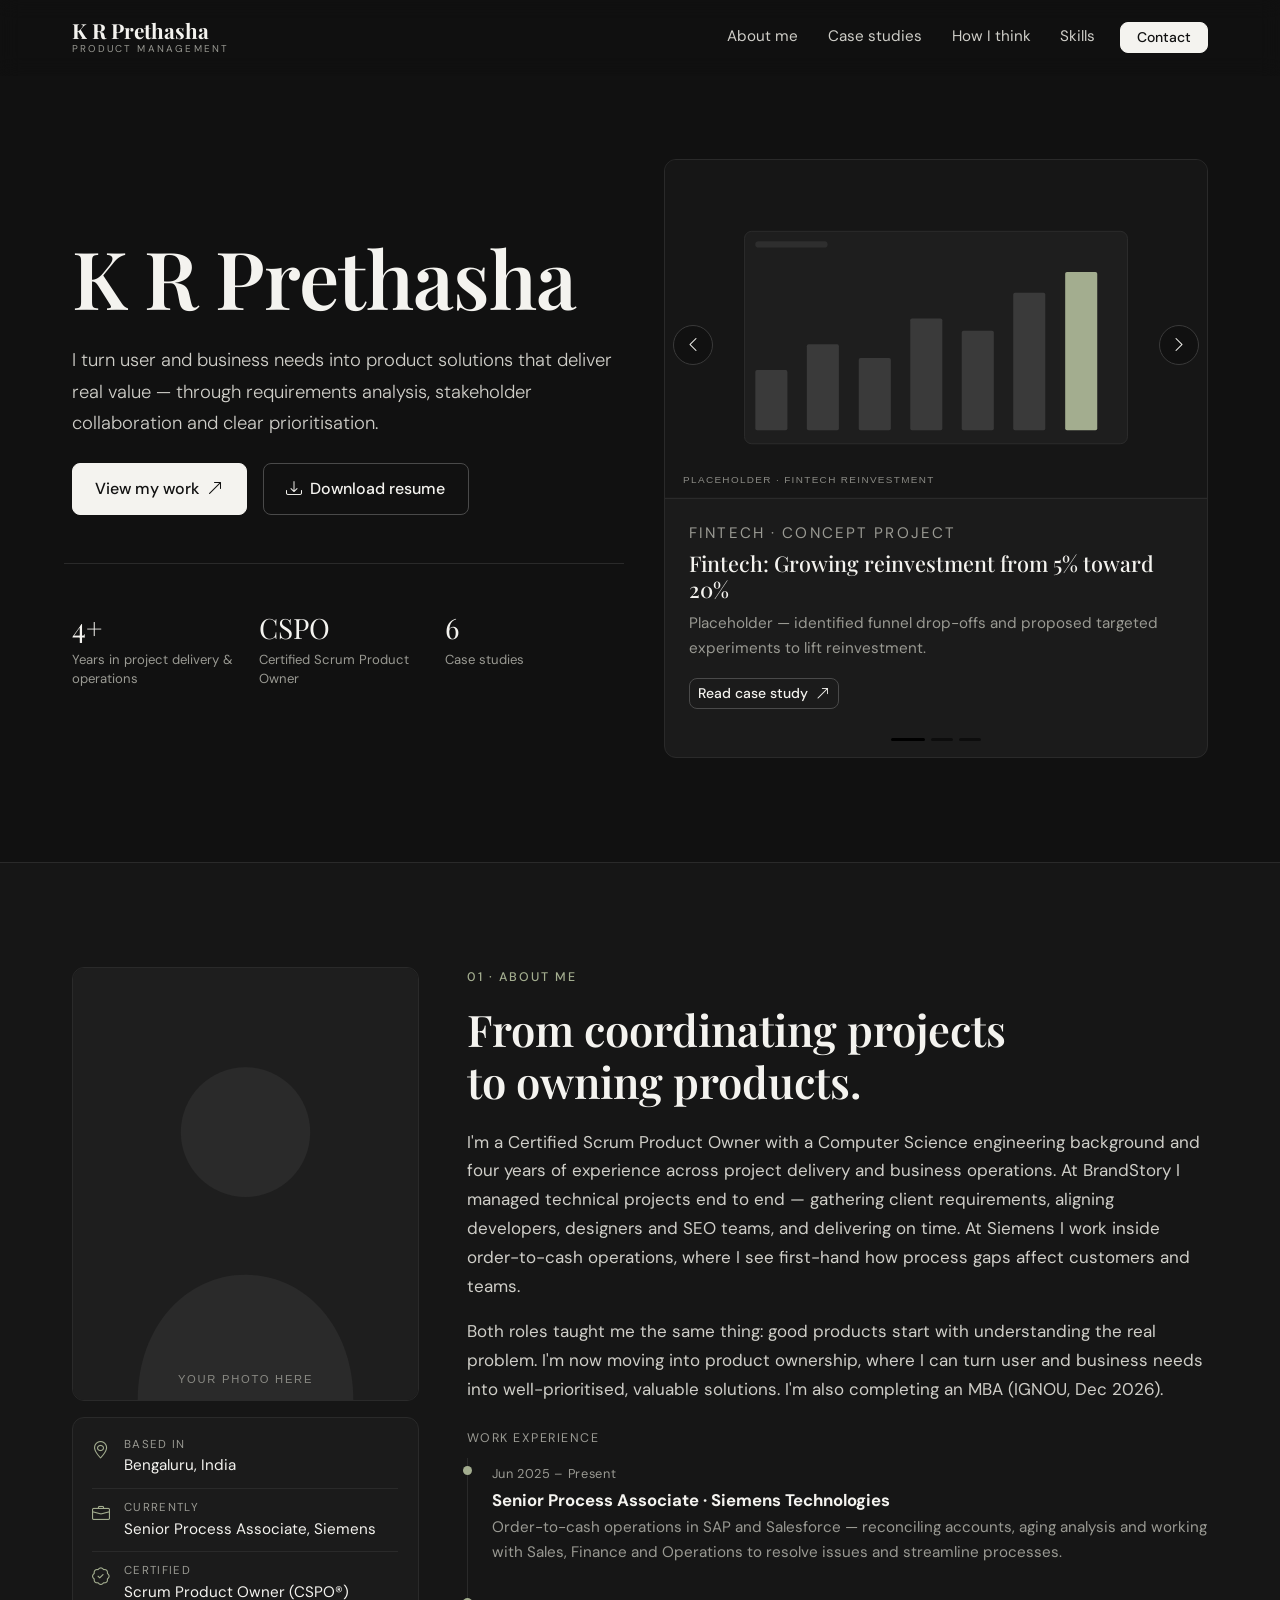
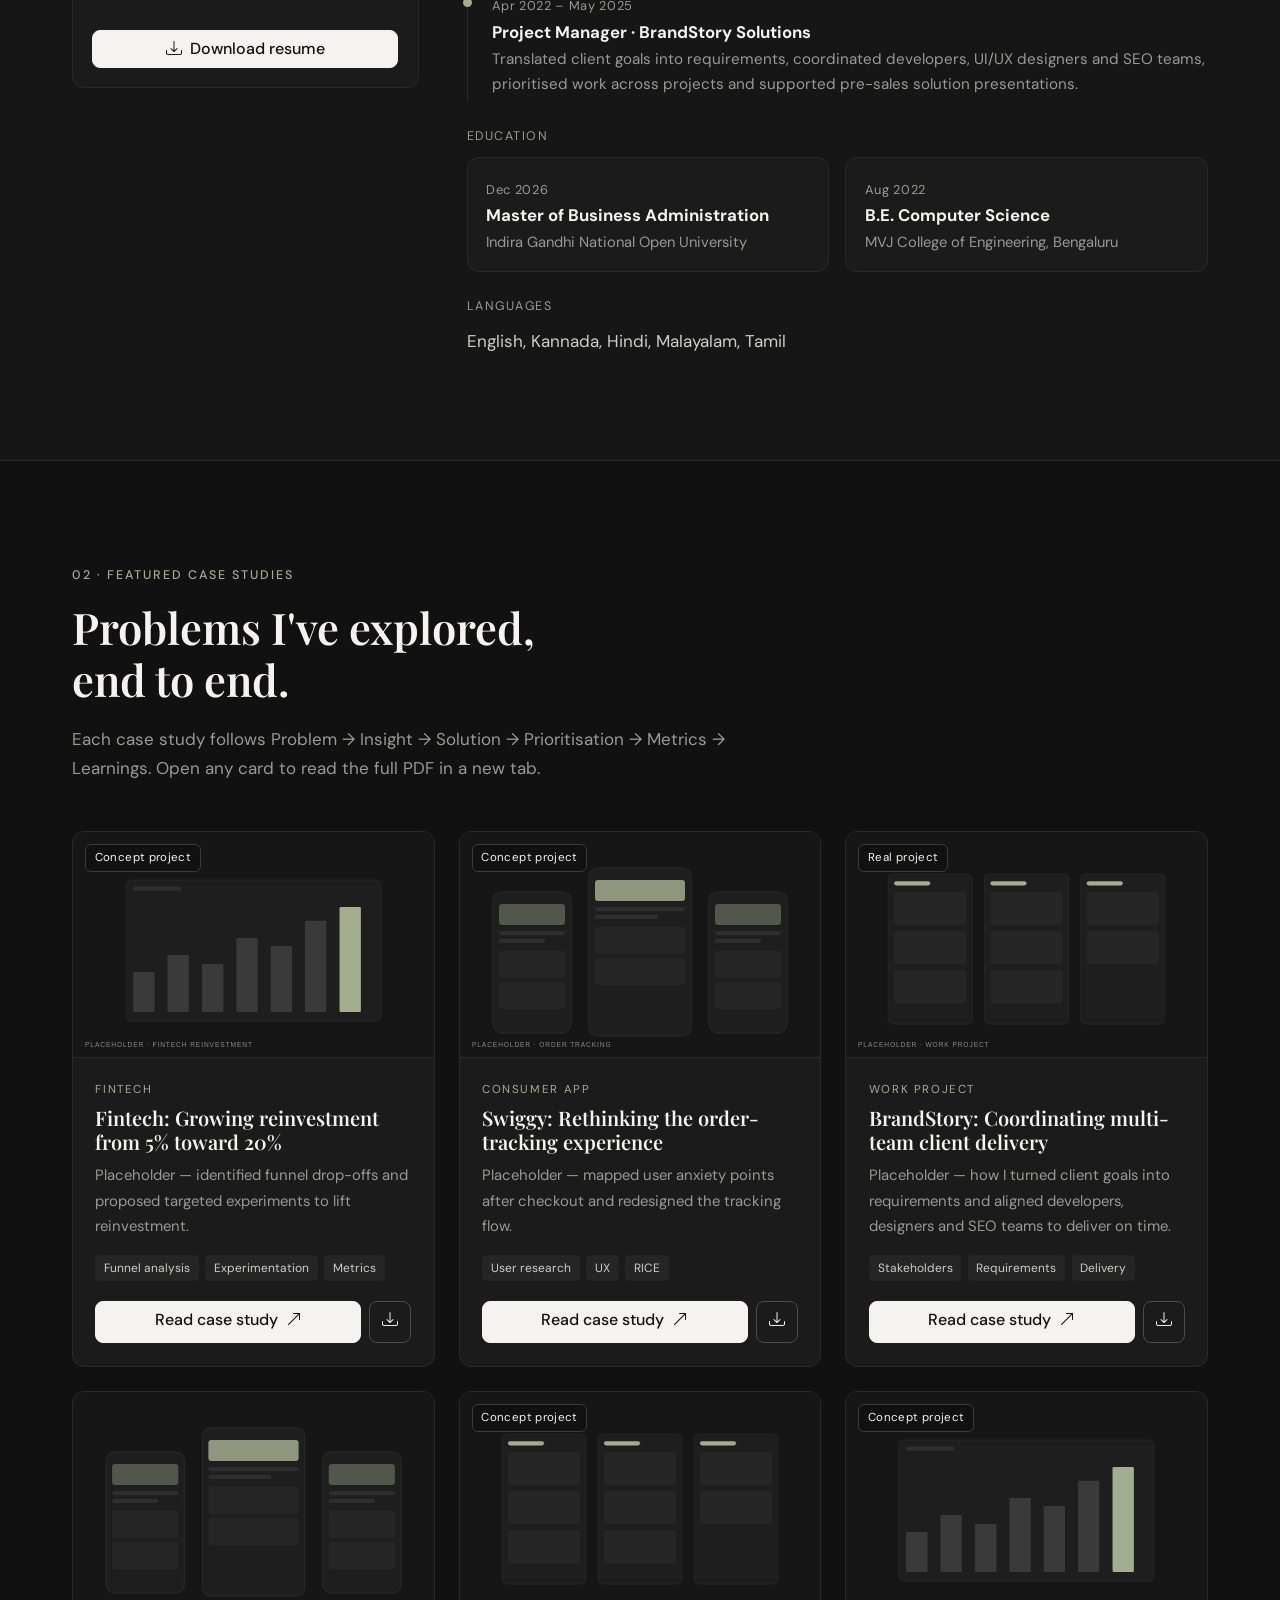
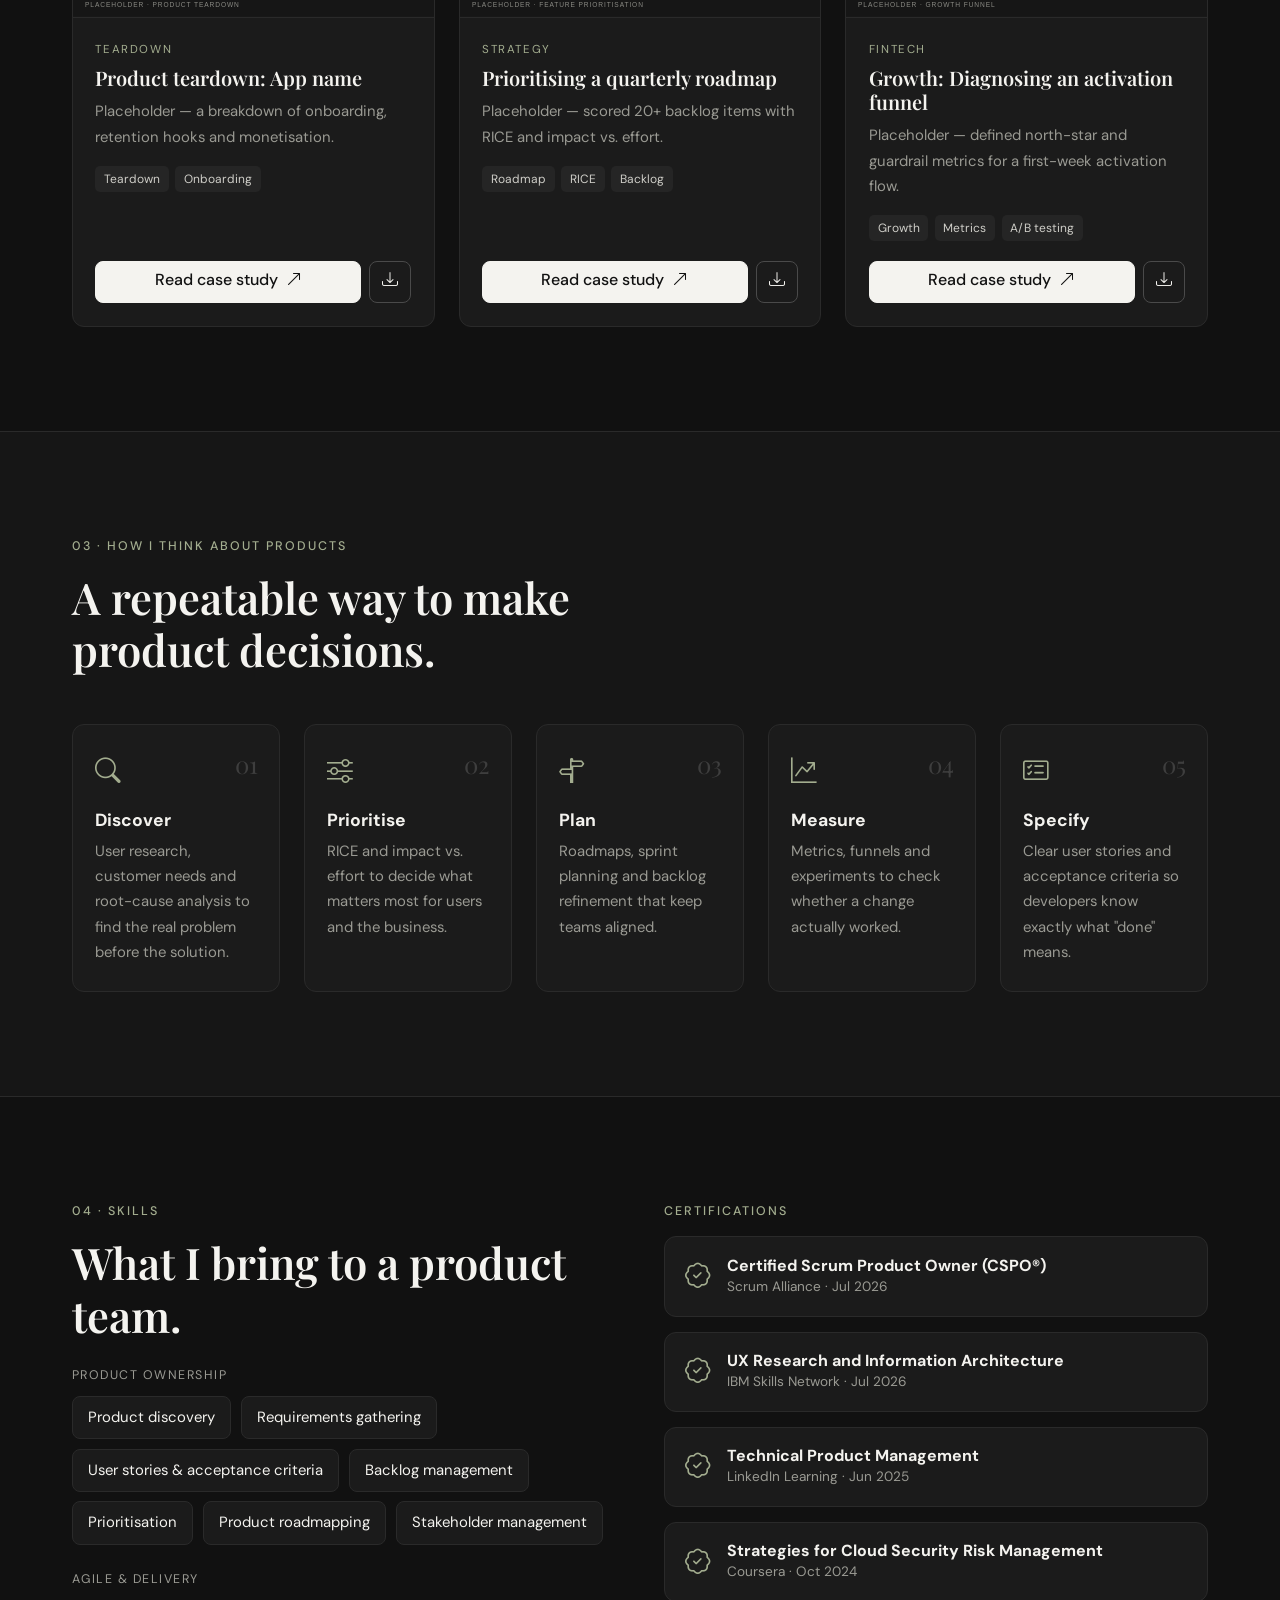
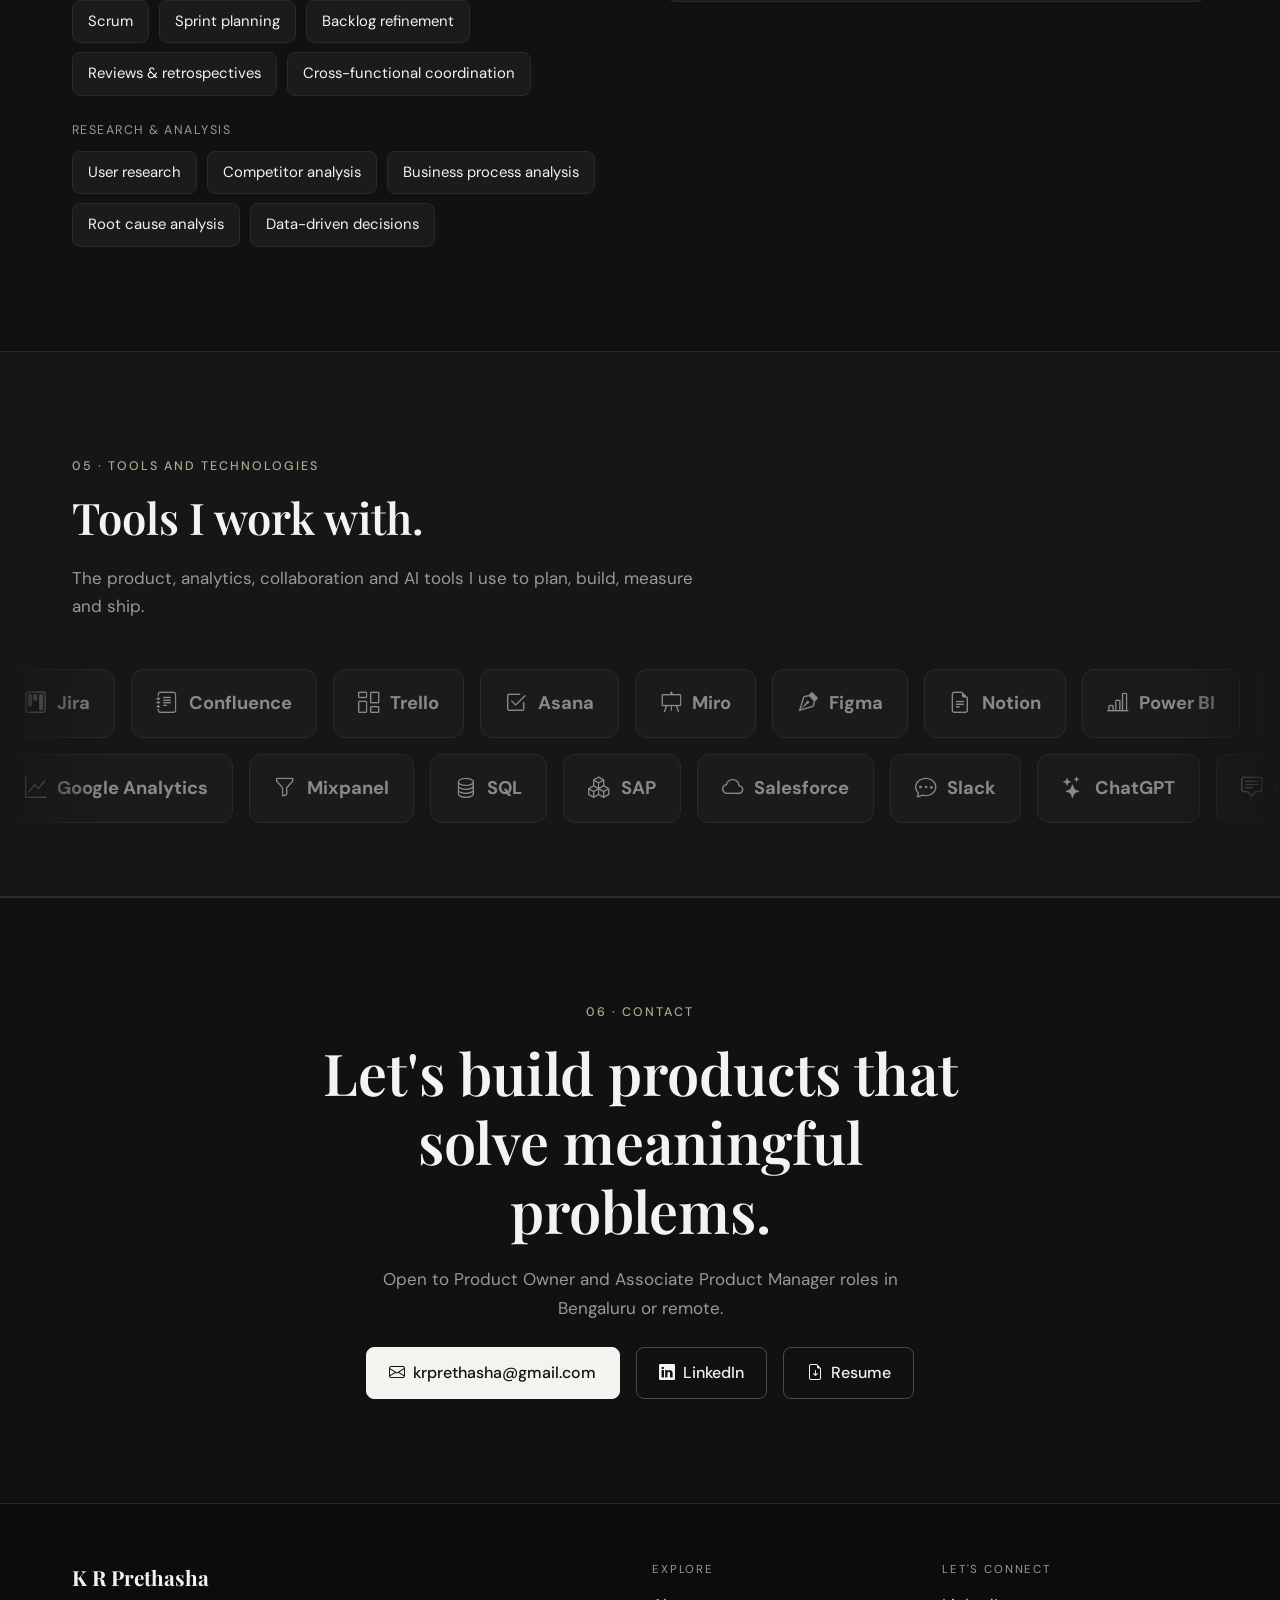
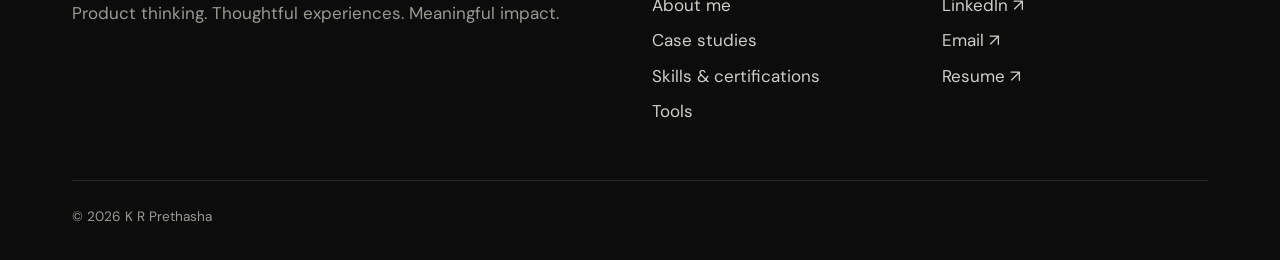
<file: portfolio-website/index.html>
<!doctype html>
<!--
  =====================================================================
  K R PRETHASHA — PRODUCT PORTFOLIO  (main page)
  =====================================================================
  HOW THIS FILE IS ORGANISED (search for these names to jump to them):

    SECTION: NAVBAR          – top menu
    SECTION: HERO            – name, title, buttons + featured carousel
    SECTION: ABOUT           – your story and experience
    SECTION: CASE STUDIES    – the showcase grid (cards come from js/case-studies.js)
    SECTION: HOW I THINK     – your product process
    SECTION: SKILLS          – skills and certifications
    SECTION: TOOLS           – scrolling strip of tools you use
    SECTION: CONTACT         – email, LinkedIn, resume
    SECTION: FOOTER

  WHAT YOU CAN SAFELY CHANGE:
    - Any text between tags, e.g. <p>change this text</p>
    - Links inside href="..."  and images inside src="..."
  TRY NOT TO CHANGE:
    - Words inside class="..." and id="..." (they connect to the design & code)

  Colours and fonts live in css/style.css (top of the file).
  Case studies (PDFs) are added in js/case-studies.js.
  =====================================================================
-->
<html lang="en">
<head>
  <meta charset="utf-8">
  <meta name="viewport" content="width=device-width, initial-scale=1">

  <!-- Browser tab title and Google search description — edit these -->
  <title>K R Prethasha — Product Manager Portfolio</title>
  <meta name="description" content="K R Prethasha — Certified Scrum Product Owner (CSPO). Product case studies in fintech, consumer apps and product strategy.">

  <!-- Preview card when the link is shared on LinkedIn / WhatsApp -->
  <meta property="og:title" content="K R Prethasha — Product Portfolio">
  <meta property="og:description" content="Product thinking. Thoughtful experiences. Meaningful impact.">
  <meta property="og:image" content="assets/images/social-preview.svg">
  <meta name="theme-color" content="#111111">

  <!-- Bootstrap 5 (layout, grid, carousel, menu, popup) -->
  <link href="https://cdn.jsdelivr.net/npm/bootstrap@5.3.3/dist/css/bootstrap.min.css" rel="stylesheet">
  <!-- Bootstrap Icons (the small icons, e.g. arrows, LinkedIn) — browse at icons.getbootstrap.com -->
  <link href="https://cdn.jsdelivr.net/npm/bootstrap-icons@1.11.3/font/bootstrap-icons.min.css" rel="stylesheet">
  <!-- Fonts: DM Sans (body text) + Playfair Display (headings) -->
  <link rel="preconnect" href="https://fonts.googleapis.com">
  <link rel="preconnect" href="https://fonts.gstatic.com" crossorigin>
  <link href="https://fonts.googleapis.com/css2?family=DM+Sans:opsz,wght@9..40,400;9..40,500;9..40,700&family=Playfair+Display:wght@500;600;700&display=swap" rel="stylesheet">

  <!-- Your own styles (load last so they win over Bootstrap).
       The "?v=6" makes browsers fetch the newest file instead of an old saved copy.
       After you change style.css, main.js or case-studies.js, raise the number
       (v=3, v=4 …) on ALL THREE lines so visitors see the update straight away. -->
  <link href="css/style.css?v=6" rel="stylesheet">
</head>

<!-- data-bs-theme="dark" switches every Bootstrap part (menus, popups) to dark mode -->
<body data-bs-theme="dark" data-bs-spy="scroll" data-bs-target="#mainNav" data-bs-offset="90" tabindex="0">

  <!-- Hidden link for keyboard users: lets them jump past the menu -->
  <a class="visually-hidden-focusable skip-link" href="#main">Skip to content</a>

  <!-- ================================================================
       SECTION: NAVBAR
       To add a menu item: copy one <li class="nav-item">…</li> line
       and point href="#..." to a section id.
       ================================================================ -->
  <nav id="mainNav" class="navbar navbar-expand-lg sticky-top site-nav">
    <div class="container site-container">
      <!-- Logo / wordmark -->
      <a class="navbar-brand wordmark" href="#home" aria-label="K R Prethasha, home">
        <span class="wordmark-name">K R Prethasha</span>
        <span class="wordmark-tag">Product Management</span>
      </a>

      <!-- The ☰ button that appears on phones -->
      <button class="navbar-toggler" type="button" data-bs-toggle="collapse" data-bs-target="#navMenu"
              aria-controls="navMenu" aria-expanded="false" aria-label="Open menu">
        <i class="bi bi-list"></i>
      </button>

      <div class="collapse navbar-collapse" id="navMenu">
        <ul class="navbar-nav ms-auto align-items-lg-center gap-lg-1">
          <li class="nav-item"><a class="nav-link" href="#about">About me</a></li>
          <li class="nav-item"><a class="nav-link" href="#work">Case studies</a></li>
          <li class="nav-item"><a class="nav-link" href="#process">How I think</a></li>
          <li class="nav-item"><a class="nav-link" href="#skills">Skills</a></li>
          <li class="nav-item ms-lg-2"><a class="btn btn-brand btn-sm px-3" href="#contact">Contact</a></li>
        </ul>
      </div>
    </div>
  </nav>

  <main id="main">

    <!-- ================================================================
         SECTION: HERO
         Left: your name, title, intro, buttons.
         Right: carousel of featured case studies (set featured: true
         in js/case-studies.js to show one here).
         ================================================================ -->
    <section id="home" class="hero section">
      <div class="container site-container">
        <div class="row align-items-center g-4 g-lg-5">

          <!-- Left column -->
          <div class="col-lg-6 reveal">
            <!--<p class="eyebrow">Product Owner · CSPO® · Associate Product Manager</p>-->
            <h1 class="display-name">K R Prethasha</h1>
            <p class="lead hero-intro">
              <!-- Short introduction — 2 or 3 lines is ideal -->
              I turn user and business needs into product solutions that deliver real value —
              through requirements analysis, stakeholder collaboration and clear prioritisation.
            </p>

            <!-- Buttons -->
            <div class="d-flex flex-wrap gap-3 mt-4">
              <a href="#work" class="btn btn-brand btn-lg">View my work <i class="bi bi-arrow-up-right ms-1"></i></a>
              <!-- Replace assets/resume/resume.pdf with your own resume (keep the same file name) -->
              <a href="assets/resume/resume.pdf" class="btn btn-outline-brand btn-lg" download>
                <i class="bi bi-download me-1"></i> Download resume
              </a>
            </div>

            <!-- Small highlight numbers — change the numbers and words -->
            <div class="row hero-stats mt-5 g-3">
              <div class="col-4">
                <p class="stat-number">4+</p>
                <p class="stat-label">Years in project delivery &amp; operations</p>
              </div>
              <div class="col-4">
                <p class="stat-number">CSPO</p>
                <p class="stat-label">Certified Scrum Product Owner</p>
              </div>
              <div class="col-4">
                <!-- This number updates itself from the case studies list -->
                <p class="stat-number" id="caseStudyCount">6</p>
                <p class="stat-label">Case studies</p>
              </div>
            </div>
          </div>

          <!-- Right column: carousel (slides are created by js/main.js) -->
          <div class="col-lg-6 reveal">
            <div id="featuredCarousel" class="carousel slide featured-carousel" data-bs-ride="carousel" data-bs-interval="5000">
              <div class="carousel-indicators" id="carouselIndicators"></div>
              <div class="carousel-inner" id="carouselSlides"></div>

              <!-- Previous / next arrows -->
              <button class="carousel-control-prev" type="button" data-bs-target="#featuredCarousel" data-bs-slide="prev">
                <span class="carousel-arrow"><i class="bi bi-chevron-left"></i></span>
                <span class="visually-hidden">Previous</span>
              </button>
              <button class="carousel-control-next" type="button" data-bs-target="#featuredCarousel" data-bs-slide="next">
                <span class="carousel-arrow"><i class="bi bi-chevron-right"></i></span>
                <span class="visually-hidden">Next</span>
              </button>
            </div>
          </div>

        </div>
      </div>
    </section>

    <!-- ================================================================
         SECTION: ABOUT
         ================================================================ -->
    <section id="about" class="section section-alt">
      <div class="container site-container">
        <div class="row g-4 g-lg-5">

          <!-- Photo: replace assets/images/profile-photo.svg with your photo
               (e.g. assets/images/me.jpg) and update src below. Portrait, ~800x1000px. -->
          <div class="col-md-5 col-lg-4 reveal">
            <!-- "about-aside" stays in view while you scroll the text on the right (laptops/tablets only) -->
            <div class="about-aside">
              <img src="assets/images/profile-photo.svg" class="img-fluid about-photo"
                   alt="Portrait of K R Prethasha" width="800" height="1000" loading="lazy">

              <!-- QUICK FACTS card — edit the text after each label.
                   Copy one <li>…</li> to add a row; browse icons at icons.getbootstrap.com -->
              <div class="facts-card">
                <ul class="facts-list">
                  <li>
                    <i class="bi bi-geo-alt" aria-hidden="true"></i>
                    <div><span>Based in</span>Bengaluru, India</div>
                  </li>
                  <li>
                    <i class="bi bi-briefcase" aria-hidden="true"></i>
                    <div><span>Currently</span>Senior Process Associate, Siemens</div>
                  </li>
                  <li>
                    <i class="bi bi-patch-check" aria-hidden="true"></i>
                    <div><span>Certified</span>Scrum Product Owner (CSPO®)</div>
                  </li>
                </ul>
                <a href="assets/resume/resume.pdf" class="btn btn-brand w-100 mt-3" download>
                  <i class="bi bi-download me-1"></i> Download resume
                </a>
              </div>
            </div>
          </div>

          <div class="col-md-7 col-lg-8 reveal">
            <p class="eyebrow">01 · About me</p>
            <h2 class="section-title">From coordinating projects to owning products.</h2>
            <p>
              I'm a Certified Scrum Product Owner with a Computer Science engineering background and
              four years of experience across project delivery and business operations. At BrandStory I
              managed technical projects end to end — gathering client requirements, aligning developers,
              designers and SEO teams, and delivering on time. At Siemens I work inside order-to-cash
              operations, where I see first-hand how process gaps affect customers and teams.
            </p>
            <p>
              Both roles taught me the same thing: good products start with understanding the real problem.
              I'm now moving into product ownership, where I can turn user and business needs into
              well-prioritised, valuable solutions. I'm also completing an MBA (IGNOU, Dec 2026).
            </p>

            <!-- WORK EXPERIENCE timeline. Copy one <li>…</li> block to add another job. -->
            <p class="skill-group mt-4">Work experience</p>
            <ul class="timeline">
              <li>
                <span class="timeline-date">Jun 2025 – Present</span>
                <h3 class="timeline-title">Senior Process Associate · Siemens Technologies</h3>
                <p>Order-to-cash operations in SAP and Salesforce — reconciling accounts, aging analysis and
                   working with Sales, Finance and Operations to resolve issues and streamline processes.</p>
              </li>
              <li>
                <span class="timeline-date">Apr 2022 – May 2025</span>
                <h3 class="timeline-title">Project Manager · BrandStory Solutions</h3>
                <p>Translated client goals into requirements, coordinated developers, UI/UX designers and SEO
                   teams, prioritised work across projects and supported pre-sales solution presentations.</p>
              </li>
            </ul>

            <!-- EDUCATION — separate from work experience.
                 Copy one <div class="col-sm-6">…</div> block to add another qualification.
                 (Certifications are listed in the Skills section further down.) -->
            <p class="skill-group mt-4">Education</p>
            <div class="row g-3">
              <div class="col-sm-6">
                <div class="edu-card">
                  <span class="timeline-date">Dec 2026</span>
                  <h3 class="timeline-title">Master of Business Administration</h3>
                  <p>Indira Gandhi National Open University</p>
                </div>
              </div>
              <div class="col-sm-6">
                <div class="edu-card">
                  <span class="timeline-date">Aug 2022</span>
                  <h3 class="timeline-title">B.E. Computer Science</h3>
                  <p>MVJ College of Engineering, Bengaluru</p>
                </div>
              </div>
            </div>

            <!-- LANGUAGES — edit or delete this block -->
            <p class="skill-group mt-4">Languages</p>
            <p class="mb-0">English, Kannada, Hindi, Malayalam, Tamil</p>
          </div>

        </div>
      </div>
    </section>

    <!-- ================================================================
         SECTION: CASE STUDIES (showcase grid)
         The cards are created automatically from
         js/case-studies.js — you don't need to edit anything here.
         ================================================================ -->
    <section id="work" class="section">
      <div class="container site-container">
        <div class="row align-items-end mb-5 g-3">
          <div class="col-lg-7 reveal">
            <p class="eyebrow">02 · Featured case studies</p>
            <h2 class="section-title">Problems I've explored, end to end.</h2>
            <p class="text-muted-brand mb-0">
              Each case study follows Problem → Insight → Solution → Prioritisation → Metrics → Learnings.
              Open any card to read the full PDF in a new tab.
            </p>
          </div>
        </div>

        <!-- Cards (filled in by js/main.js) -->
        <div class="row g-4" id="caseStudyGrid"></div>

        <!-- Shown if the case studies list can't be read (e.g. a missing comma) -->
        <p id="caseStudyError" class="text-muted-brand d-none">
          Case studies couldn't load. Check js/case-studies.js for a missing comma or quote.
        </p>
      </div>
    </section>

    <!-- ================================================================
         SECTION: HOW I THINK ABOUT PRODUCTS
         Copy one <div class="col-...">…</div> block to add a step.
         ================================================================ -->
    <section id="process" class="section section-alt">
      <div class="container site-container">
        <div class="reveal mb-5">
          <p class="eyebrow">03 · How I think about products</p>
          <h2 class="section-title">A repeatable way to make product decisions.</h2>
        </div>

        <div class="row g-4">
          <div class="col-sm-6 col-lg reveal">
            <div class="process-card">
              <span class="process-num">01</span>
              <i class="bi bi-search process-icon" aria-hidden="true"></i>
              <h3>Discover</h3>
              <p>User research, customer needs and root-cause analysis to find the real problem before the solution.</p>
            </div>
          </div>
          <div class="col-sm-6 col-lg reveal">
            <div class="process-card">
              <span class="process-num">02</span>
              <i class="bi bi-sliders process-icon" aria-hidden="true"></i>
              <h3>Prioritise</h3>
              <p>RICE and impact vs. effort to decide what matters most for users and the business.</p>
            </div>
          </div>
          <div class="col-sm-6 col-lg reveal">
            <div class="process-card">
              <span class="process-num">03</span>
              <i class="bi bi-signpost-split process-icon" aria-hidden="true"></i>
              <h3>Plan</h3>
              <p>Roadmaps, sprint planning and backlog refinement that keep teams aligned.</p>
            </div>
          </div>
          <div class="col-sm-6 col-lg reveal">
            <div class="process-card">
              <span class="process-num">04</span>
              <i class="bi bi-graph-up-arrow process-icon" aria-hidden="true"></i>
              <h3>Measure</h3>
              <p>Metrics, funnels and experiments to check whether a change actually worked.</p>
            </div>
          </div>
          <div class="col-sm-12 col-lg reveal">
            <div class="process-card">
              <span class="process-num">05</span>
              <i class="bi bi-card-checklist process-icon" aria-hidden="true"></i>
              <h3>Specify</h3>
              <p>Clear user stories and acceptance criteria so developers know exactly what "done" means.</p>
            </div>
          </div>
        </div>
      </div>
    </section>

    <!-- ================================================================
         SECTION: SKILLS & CERTIFICATIONS
         ================================================================ -->
    <section id="skills" class="section">
      <div class="container site-container">
        <div class="row g-4 g-lg-5">

          <div class="col-lg-6 reveal">
            <p class="eyebrow">04 · Skills</p>
            <h2 class="section-title">What I bring to a product team.</h2>
            <!-- Each <li> is one skill pill. Add or delete freely. -->
            <p class="skill-group">Product ownership</p>
            <ul class="skill-list">
              <li>Product discovery</li>
              <li>Requirements gathering</li>
              <li>User stories &amp; acceptance criteria</li>
              <li>Backlog management</li>
              <li>Prioritisation</li>
              <li>Product roadmapping</li>
              <li>Stakeholder management</li>
            </ul>
            <p class="skill-group">Agile &amp; delivery</p>
            <ul class="skill-list">
              <li>Scrum</li>
              <li>Sprint planning</li>
              <li>Backlog refinement</li>
              <li>Reviews &amp; retrospectives</li>
              <li>Cross-functional coordination</li>
            </ul>
            <p class="skill-group">Research &amp; analysis</p>
            <ul class="skill-list">
              <li>User research</li>
              <li>Competitor analysis</li>
              <li>Business process analysis</li>
              <li>Root cause analysis</li>
              <li>Data-driven decisions</li>
            </ul>
          </div>

          <div class="col-lg-6 reveal">
            <p class="eyebrow">Certifications</p>
            <!-- Copy one <div class="cert-card">…</div> block to add a certificate.
                 To link a certificate, add this line just before the card's last </div>:
                 <a href="LINK-TO-CERTIFICATE" target="_blank" rel="noopener" class="cert-link" aria-label="View certificate"><i class="bi bi-arrow-up-right"></i></a> -->
            <div class="cert-card">
              <i class="bi bi-patch-check cert-icon" aria-hidden="true"></i>
              <div>
                <h3>Certified Scrum Product Owner (CSPO®)</h3>
                <p>Scrum Alliance · Jul 2026</p>
              </div>
            </div>
            <div class="cert-card">
              <i class="bi bi-patch-check cert-icon" aria-hidden="true"></i>
              <div>
                <h3>UX Research and Information Architecture</h3>
                <p>IBM Skills Network · Jul 2026</p>
              </div>
            </div>
            <div class="cert-card">
              <i class="bi bi-patch-check cert-icon" aria-hidden="true"></i>
              <div>
                <h3>Technical Product Management</h3>
                <p>LinkedIn Learning · Jun 2025</p>
              </div>
            </div>
            <div class="cert-card">
              <i class="bi bi-patch-check cert-icon" aria-hidden="true"></i>
              <div>
                <h3>Strategies for Cloud Security Risk Management</h3>
                <p>Coursera · Oct 2024</p>
              </div>
            </div>
          </div>

        </div>
      </div>
    </section>

    <!-- ================================================================
         SECTION: TOOLS  (two scrolling rows of tool names)
         Tools show in grey and change to their brand colour on hover/tap.

         - To ADD a tool: copy one <li class="tool-chip" …>…</li> line into
           either row and change:
             • --brand: #2684FF   → the colour it turns on hover (find a
                                     brand's colour by searching "<tool> brand colour hex")
             • bi-kanban          → the icon (browse icons.getbootstrap.com)
             • the name at the end
         - To REMOVE a tool: delete its <li …>…</li> line.
         - You only list each tool ONCE — js/main.js copies the row
           automatically so it scrolls in a seamless loop.
         - Speed: change "--speed" on the <div class="marquee" …> lines
           (bigger number = slower).
         ================================================================ -->
    <section id="tools" class="section section-alt">
      <div class="container site-container">
        <div class="reveal mb-5">
          <p class="eyebrow">05 · Tools and technologies</p>
          <h2 class="section-title">Tools I work with.</h2>
          <p class="text-muted-brand mb-0 tools-intro">
            The product, analytics, collaboration and AI tools I use to plan, build, measure and ship.
          </p>
        </div>
      </div>

      <!-- Full-width strip (outside the container so it runs edge to edge) -->
      <div class="marquee-wrap reveal" aria-label="Tools I work with">
        <!-- Row 1 — scrolls to the left -->
        <div class="marquee" style="--speed: 45s">
          <ul class="marquee-track">
              <li class="tool-chip" style="--brand: #4C9AFF"><i class="bi bi-kanban" aria-hidden="true"></i>Jira</li>
              <li class="tool-chip" style="--brand: #579DFF"><i class="bi bi-journal-text" aria-hidden="true"></i>Confluence</li>
              <li class="tool-chip" style="--brand: #4BA3E3"><i class="bi bi-columns-gap" aria-hidden="true"></i>Trello</li>
              <li class="tool-chip" style="--brand: #F06A6A"><i class="bi bi-check2-square" aria-hidden="true"></i>Asana</li>
              <li class="tool-chip" style="--brand: #FFD02F"><i class="bi bi-easel" aria-hidden="true"></i>Miro</li>
              <li class="tool-chip" style="--brand: #A259FF"><i class="bi bi-vector-pen" aria-hidden="true"></i>Figma</li>
              <li class="tool-chip" style="--brand: #FFFFFF"><i class="bi bi-file-earmark-text" aria-hidden="true"></i>Notion</li>
              <li class="tool-chip" style="--brand: #F2C811"><i class="bi bi-bar-chart-line" aria-hidden="true"></i>Power BI</li>
              <li class="tool-chip" style="--brand: #33C481"><i class="bi bi-table" aria-hidden="true"></i>Microsoft Excel</li>
          </ul>
        </div>
        <!-- Row 2 — scrolls to the right (class "marquee-reverse") -->
        <div class="marquee marquee-reverse" style="--speed: 50s">
          <ul class="marquee-track">
              <li class="tool-chip" style="--brand: #F9AB00"><i class="bi bi-graph-up" aria-hidden="true"></i>Google Analytics</li>
              <li class="tool-chip" style="--brand: #9B85FF"><i class="bi bi-funnel" aria-hidden="true"></i>Mixpanel</li>
              <li class="tool-chip" style="--brand: #4FC3F7"><i class="bi bi-database" aria-hidden="true"></i>SQL</li>
              <li class="tool-chip" style="--brand: #0FAAFF"><i class="bi bi-boxes" aria-hidden="true"></i>SAP</li>
              <li class="tool-chip" style="--brand: #00A1E0"><i class="bi bi-cloud" aria-hidden="true"></i>Salesforce</li>
              <li class="tool-chip" style="--brand: #E01E5A"><i class="bi bi-chat-dots" aria-hidden="true"></i>Slack</li>
              <li class="tool-chip" style="--brand: #10A37F"><i class="bi bi-stars" aria-hidden="true"></i>ChatGPT</li>
              <li class="tool-chip" style="--brand: #D97757"><i class="bi bi-chat-square-text" aria-hidden="true"></i>Claude</li>
              <li class="tool-chip" style="--brand: #FF5C8A"><i class="bi bi-lightning-charge" aria-hidden="true"></i>Lovable</li>
          </ul>
        </div>
      </div>
    </section>

    <!-- ================================================================
         SECTION: CONTACT
         Change the email in BOTH places (href="mailto:..." and the text).
         ================================================================ -->
    <section id="contact" class="section contact-section">
      <div class="container site-container text-center reveal">
        <p class="eyebrow">06 · Contact</p>
        <h2 class="contact-title">Let's build products that solve meaningful problems.</h2>
        <p class="text-muted-brand mx-auto contact-sub">
          Open to Product Owner and Associate Product Manager roles in Bengaluru or remote.
        </p>
        <div class="d-flex flex-wrap justify-content-center gap-3 mt-4">
          <a href="mailto:krprethasha@gmail.com" class="btn btn-brand btn-lg"><i class="bi bi-envelope me-2"></i>krprethasha@gmail.com</a>
          <a href="https://www.linkedin.com/in/your-profile" target="_blank" rel="noopener" class="btn btn-outline-brand btn-lg"><i class="bi bi-linkedin me-2"></i>LinkedIn</a>
          <a href="assets/resume/resume.pdf" class="btn btn-outline-brand btn-lg" download><i class="bi bi-file-earmark-arrow-down me-2"></i>Resume</a>
        </div>
      </div>
    </section>

  </main>

  <!-- ================================================================
       SECTION: FOOTER
       ================================================================ -->
  <footer class="site-footer">
    <div class="container site-container">
      <div class="row g-4">
        <div class="col-md-6">
          <p class="wordmark-name mb-1">K R Prethasha</p>
          <p class="text-muted-brand mb-0">Product thinking. Thoughtful experiences. Meaningful impact.</p>
        </div>
        <div class="col-6 col-md-3">
          <p class="footer-heading">Explore</p>
          <ul class="footer-links">
            <li><a href="#about">About me</a></li>
            <li><a href="#work">Case studies</a></li>
            <li><a href="#skills">Skills &amp; certifications</a></li>
            <li><a href="#tools">Tools</a></li>
          </ul>
        </div>
        <div class="col-6 col-md-3">
          <p class="footer-heading">Let's connect</p>
          <ul class="footer-links">
            <li><a href="https://www.linkedin.com/in/your-profile" target="_blank" rel="noopener">LinkedIn ↗</a></li>
            <li><a href="mailto:krprethasha@gmail.com">Email ↗</a></li>
            <li><a href="assets/resume/resume.pdf" download>Resume ↗</a></li>
          </ul>
        </div>
      </div>
      <!-- The year updates itself -->
      <p class="footer-copy">© <span id="year">2026</span> K R Prethasha</p>
    </div>
  </footer>

  <!-- Scripts: order matters — Bootstrap, then your case study list, then main.js -->
  <script src="https://cdn.jsdelivr.net/npm/bootstrap@5.3.3/dist/js/bootstrap.bundle.min.js"></script>
  <script src="js/case-studies.js?v=6"></script>
  <script src="js/main.js?v=6"></script>
</body>
</html>
</file>
<file: portfolio-website/css/style.css>
/* =====================================================================
   STYLE.CSS — all the look & feel of the website
   =====================================================================
   The easiest changes are in the ":root" block right below:
   change a colour code there and it updates across the whole site.
   Colour codes look like #111111 — find new ones at coolors.co
   ===================================================================== */

:root {
  /* ---------- BRAND COLOURS (dark theme) ---------- */
  --color-background: #111111;   /* main page background (black) */
  --color-background-alt: #161616;/* slightly lighter band for alternate sections */
  --color-surface: #1B1B1B;      /* cards */
  --color-surface-hover: #222222;/* cards when you hover */
  --color-heading: #F4F3EF;      /* headings (off-white) */
  --color-text: #CFCEC8;         /* body text (soft light grey) */
  --color-muted: #9A9A93;        /* small/secondary text */
  --color-border: #2A2A2A;       /* thin card borders */
  --color-accent: #A3AD8F;       /* olive accent (lightened so it reads on black) */
  --color-accent-deep: #788267;  /* original olive from the brand palette */

  /* ---------- FONTS ---------- */
  --font-body: "DM Sans", system-ui, sans-serif;
  --font-display: "Playfair Display", Georgia, serif;

  /* ---------- LAYOUT ---------- */
  --content-width: 1160px;       /* max width of the page content */
  --section-space: 104px;        /* space above/below each section (desktop) */
  --card-radius: 12px;           /* roundness of cards */
  --button-radius: 8px;          /* roundness of buttons */
}

/* Smaller spacing on phones */
@media (max-width: 767.98px) {
  :root { --section-space: 72px; }
}

/* =====================================================================
   BASE (whole page)
   ===================================================================== */
html { scroll-behavior: smooth; scroll-padding-top: 80px; } /* stops the sticky menu covering headings */

body {
  background: var(--color-background);
  color: var(--color-text);
  font-family: var(--font-body);
  font-size: 1.0625rem;
  line-height: 1.7;
  -webkit-font-smoothing: antialiased;
}

h1, h2, h3, h4 { color: var(--color-heading); line-height: 1.2; }

a { color: var(--color-accent); }
a:hover { color: var(--color-heading); }

/* Clear outline when moving around with the keyboard (Tab key) */
:focus-visible {
  outline: 2px solid var(--color-accent) !important;
  outline-offset: 3px;
  box-shadow: none !important;
}

::selection { background: var(--color-accent-deep); color: #fff; }

.site-container { max-width: var(--content-width); }

.section { padding: var(--section-space) 0; }
.section-alt { background: var(--color-background-alt); border-block: 1px solid var(--color-border); }

.text-muted-brand { color: var(--color-muted); }

/* Small uppercase label above headings, e.g. "01 · ABOUT ME" */
.eyebrow {
  font-size: .78rem;
  font-weight: 500;
  letter-spacing: .16em;
  text-transform: uppercase;
  color: var(--color-accent);
  margin-bottom: .9rem;
}

.section-title {
  font-family: var(--font-display);
  font-weight: 600;
  font-size: clamp(1.9rem, 3.4vw, 2.75rem);
  margin-bottom: 1.25rem;
  max-width: 20ch;
}

.skip-link {
  position: absolute; top: 8px; left: 8px; z-index: 2000;
  background: var(--color-heading); color: #111; padding: .5rem 1rem; border-radius: var(--button-radius);
}

/* =====================================================================
   BUTTONS
   .btn-brand          = solid off-white button (main action)
   .btn-outline-brand  = outlined button (secondary action)
   ===================================================================== */
.btn { border-radius: var(--button-radius); font-weight: 500; transition: background-color .2s, color .2s, border-color .2s; }
.btn-lg { padding: .8rem 1.4rem; font-size: 1rem; }

.btn-brand {
  background: var(--color-heading);
  color: #111111;
  border: 1px solid var(--color-heading);
}
.btn-brand:hover, .btn-brand:focus-visible {
  background: var(--color-accent);
  border-color: var(--color-accent);
  color: #111111;
}

.btn-outline-brand {
  background: transparent;
  color: var(--color-heading);
  border: 1px solid #4A4A4A;
}
.btn-outline-brand:hover, .btn-outline-brand:focus-visible {
  border-color: var(--color-heading);
  color: var(--color-heading);
  background: rgba(255,255,255,.04);
}

/* =====================================================================
   NAVBAR (top menu)
   ===================================================================== */
.site-nav {
  background: rgba(17,17,17,.82);
  backdrop-filter: blur(10px);
  -webkit-backdrop-filter: blur(10px);
  border-bottom: 1px solid transparent;
  padding: .9rem 0;
  transition: border-color .2s, padding .2s;
}
.site-nav.is-scrolled { border-bottom-color: var(--color-border); padding: .6rem 0; } /* added by main.js after scrolling */

.wordmark { display: flex; flex-direction: column; line-height: 1.1; text-decoration: none; }
.wordmark-name { font-family: var(--font-display); font-weight: 700; font-size: 1.3rem; color: var(--color-heading); }
.wordmark-tag { font-size: .62rem; letter-spacing: .22em; text-transform: uppercase; color: var(--color-muted); margin-top: 2px; }

.site-nav .nav-link { color: var(--color-text); font-size: .95rem; padding: .5rem .8rem !important; border-radius: 6px; }
.site-nav .nav-link:hover,
.site-nav .nav-link.active { color: var(--color-heading); }
.site-nav .nav-link.active { background: rgba(255,255,255,.05); }

.navbar-toggler { border: 1px solid var(--color-border); color: var(--color-heading); font-size: 1.5rem; padding: .25rem .6rem; }
.navbar-toggler:focus { box-shadow: none; }

/* Phone menu: give it some breathing room */
@media (max-width: 991.98px) {
  .navbar-collapse { padding: 1rem 0 .5rem; }
  .site-nav .nav-link { padding: .75rem .25rem !important; font-size: 1.05rem; } /* bigger tap targets */
  .site-nav .btn-brand { margin-top: .75rem; width: 100%; padding: .7rem; }
}

/* =====================================================================
   HERO
   ===================================================================== */
.hero { padding-top: calc(var(--section-space) * .8); }

.display-name {
  font-family: var(--font-display);
  font-weight: 600;
  font-size: clamp(2.8rem, 7vw, 5rem);
  letter-spacing: -.01em;
  margin-bottom: 1.25rem;
}

.hero-intro { color: var(--color-text); font-size: 1.15rem; max-width: 34rem; }

.hero-stats { border-top: 1px solid var(--color-border); padding-top: 1.5rem; }
.stat-number { font-family: var(--font-display); font-size: 1.75rem; color: var(--color-heading); margin: 0; }
.stat-label { font-size: .82rem; color: var(--color-muted); margin: 0; line-height: 1.4; }

/* =====================================================================
   CAROUSEL (featured case studies in the hero)
   ===================================================================== */
.featured-carousel {
  border: 1px solid var(--color-border);
  border-radius: var(--card-radius);
  background: var(--color-surface);
  overflow: hidden;
}
.featured-carousel .carousel-img {
  aspect-ratio: 16 / 10;             /* keeps every slide the same shape */
  object-fit: cover;
  width: 100%;
  height: auto;
  display: block;
  border-bottom: 1px solid var(--color-border);
}
.featured-carousel .slide-body { padding: 1.4rem 1.5rem 3rem; }
.featured-carousel .slide-body h3 { font-family: var(--font-display); font-size: 1.35rem; margin: .25rem 0 .5rem; }
.featured-carousel .slide-body p { color: var(--color-muted); font-size: .95rem; margin-bottom: 1rem; }

/* Dots under the slides */
.featured-carousel .carousel-indicators { margin-bottom: 1rem; z-index: 3; }
.featured-carousel .carousel-indicators [data-bs-target] {
  width: 22px; height: 3px; border-radius: 2px; border: 0;
  background-color: var(--color-muted); opacity: .5;
}
.featured-carousel .carousel-indicators .active { background-color: var(--color-heading); opacity: 1; width: 34px; }

/* Arrows: sit on the image area only */
.featured-carousel .carousel-control-prev,
.featured-carousel .carousel-control-next { width: 3.5rem; height: 62%; opacity: 1; }
.carousel-arrow {
  width: 40px; height: 40px; display: grid; place-items: center;
  border-radius: 50%; background: rgba(17,17,17,.75); border: 1px solid #3A3A3A;
  color: var(--color-heading); font-size: 1rem; transition: background .2s;
}
.carousel-control-prev:hover .carousel-arrow,
.carousel-control-next:hover .carousel-arrow { background: #111; }

/* =====================================================================
   ABOUT
   ===================================================================== */
.about-photo { border-radius: var(--card-radius); border: 1px solid var(--color-border); width: 100%; height: auto; }

.timeline { list-style: none; padding: 0; margin: 0; border-left: 1px solid var(--color-border); }
.timeline li { position: relative; padding: 0 0 1.5rem 1.5rem; }
.timeline li::before { /* small olive dot */
  content: ""; position: absolute; left: -5px; top: .5rem;
  width: 9px; height: 9px; border-radius: 50%; background: var(--color-accent);
}
.timeline-date { font-size: .8rem; color: var(--color-muted); letter-spacing: .05em; }
.timeline-title { font-size: 1.05rem; font-family: var(--font-body); font-weight: 700; margin: .15rem 0 .3rem; }
.timeline p { margin: 0; color: var(--color-muted); font-size: .95rem; }
.timeline li:last-child { padding-bottom: .25rem; }

/* Left column of About: photo + quick facts.
   On tablets/laptops it "sticks" just below the menu while the text scrolls. */
@media (min-width: 768px) {
  .about-aside { position: sticky; top: 100px; }
}
.about-photo { aspect-ratio: 4 / 5; object-fit: cover; }  /* keeps any photo you add the same shape */

.facts-card {
  margin-top: 1rem;
  background: var(--color-surface); border: 1px solid var(--color-border);
  border-radius: var(--card-radius); padding: 1.1rem 1.2rem 1.2rem;
}
.facts-list { list-style: none; padding: 0; margin: 0; }
.facts-list li {
  display: flex; gap: .85rem; align-items: flex-start;
  padding: .7rem 0; border-bottom: 1px solid var(--color-border);
  font-size: .95rem; color: var(--color-heading); line-height: 1.4;
}
.facts-list li:first-child { padding-top: .1rem; }
.facts-list li:last-child { border-bottom: 0; }
.facts-list i { color: var(--color-accent); font-size: 1.1rem; margin-top: .1rem; }
.facts-list span { /* small grey label, e.g. "Based in" */
  display: block; font-size: .72rem; letter-spacing: .12em; text-transform: uppercase;
  color: var(--color-muted); margin-bottom: .15rem;
}

/* Education cards (About section) */
.edu-card {
  height: 100%;
  background: var(--color-surface); border: 1px solid var(--color-border);
  border-radius: var(--card-radius); padding: 1rem 1.15rem;
}
.edu-card p { margin: 0; color: var(--color-muted); font-size: .92rem; }

/* =====================================================================
   CASE STUDIES — card grid (NextLeap-showcase style)
   ===================================================================== */
.cs-card {
  height: 100%;
  display: flex; flex-direction: column;
  background: var(--color-surface);
  border: 1px solid var(--color-border);
  border-radius: var(--card-radius);
  overflow: hidden;
  transition: border-color .25s, background-color .25s, transform .25s;
}
.cs-card:hover { border-color: #444; background: var(--color-surface-hover); transform: translateY(-3px); }

.cs-media { position: relative; overflow: hidden; border-bottom: 1px solid var(--color-border); }
.cs-media img { width: 100%; height: auto; aspect-ratio: 16 / 10; object-fit: cover; display: block; transition: transform .5s; }
.cs-card:hover .cs-media img { transform: scale(1.03); }

.cs-label { /* "Concept project" badge on the image */
  position: absolute; top: 12px; left: 12px;
  background: rgba(17,17,17,.85); color: var(--color-heading);
  border: 1px solid #3A3A3A; border-radius: 6px;
  font-size: .72rem; padding: .2rem .55rem; letter-spacing: .03em;
}

.cs-body { padding: 1.35rem 1.4rem 1.4rem; display: flex; flex-direction: column; flex: 1; }
.cs-category { font-size: .72rem; letter-spacing: .14em; text-transform: uppercase; color: var(--color-accent); margin-bottom: .4rem; }
.cs-title { font-family: var(--font-display); font-size: 1.25rem; font-weight: 600; margin-bottom: .6rem; }
.cs-summary { font-size: .93rem; color: var(--color-muted); margin-bottom: 1rem; }

.cs-tags { list-style: none; padding: 0; margin: 0 0 1.25rem; display: flex; flex-wrap: wrap; gap: .4rem; }
.cs-tags li { font-size: .75rem; color: var(--color-text); background: #252525; border-radius: 5px; padding: .18rem .55rem; }

.cs-actions { margin-top: auto; display: flex; gap: .5rem; align-items: center; }
.cs-actions .btn { min-height: 42px; }
.cs-actions .btn-read { flex: 1; }


/* =====================================================================
   HOW I THINK
   ===================================================================== */
.process-card {
  height: 100%; position: relative;
  background: var(--color-surface); border: 1px solid var(--color-border);
  border-radius: var(--card-radius); padding: 1.6rem 1.4rem;
  transition: border-color .25s;
}
.process-card:hover { border-color: #444; }
.process-num { position: absolute; top: 1.2rem; right: 1.3rem; font-family: var(--font-display); color: #3E3E3E; font-size: 1.5rem; }
.process-icon { font-size: 1.6rem; color: var(--color-accent); display: block; margin-bottom: 1rem; }
.process-card h3 { font-size: 1.1rem; font-family: var(--font-body); font-weight: 700; }
.process-card p { font-size: .93rem; color: var(--color-muted); margin: 0; }

/* =====================================================================
   SKILLS & CERTIFICATIONS
   ===================================================================== */
.skill-group { font-size: .78rem; letter-spacing: .12em; text-transform: uppercase; color: var(--color-muted); margin: 1.5rem 0 .6rem; }
.skill-list { list-style: none; padding: 0; margin: 0; display: flex; flex-wrap: wrap; gap: .6rem; }
.skill-list li {
  border: 1px solid var(--color-border); border-radius: var(--button-radius);
  padding: .5rem .95rem; font-size: .93rem; color: var(--color-heading); background: var(--color-surface);
}

.cert-card {
  display: flex; align-items: center; gap: 1rem;
  background: var(--color-surface); border: 1px solid var(--color-border);
  border-radius: var(--card-radius); padding: 1.1rem 1.25rem; margin-bottom: .9rem;
}
.cert-icon { font-size: 1.6rem; color: var(--color-accent); }
.cert-card h3 { font-size: 1rem; font-family: var(--font-body); font-weight: 700; margin: 0; }
.cert-card p { margin: 0; font-size: .85rem; color: var(--color-muted); }
.cert-link {
  margin-left: auto; width: 40px; height: 40px; flex-shrink: 0;
  display: grid; place-items: center; border-radius: 8px; border: 1px solid var(--color-border);
  color: var(--color-heading); text-decoration: none;
}
.cert-link:hover { border-color: var(--color-heading); }

/* =====================================================================
   TOOLS — scrolling strip (marquee)
   Each tool is grey by default; on hover/tap it turns its brand colour,
   which is set per tool in index.html with style="--brand: #xxxxxx".
   ===================================================================== */
.tools-intro { max-width: 40rem; }
#tools { padding-bottom: calc(var(--section-space) * .7); }   /* a little less empty space under the strip */

.marquee-wrap {
  display: flex; flex-direction: column; gap: 1rem;
  /* soft fade at the left and right edges */
  -webkit-mask-image: linear-gradient(90deg, transparent, #000 8%, #000 92%, transparent);
          mask-image: linear-gradient(90deg, transparent, #000 8%, #000 92%, transparent);
}
.marquee { overflow: hidden; }
.marquee-track {
  list-style: none; margin: 0; padding: 0;
  display: flex; gap: 1rem; width: max-content;
  animation: marquee-scroll var(--speed, 45s) linear infinite;
}
.marquee-reverse .marquee-track { animation-direction: reverse; }
.marquee:hover .marquee-track { animation-play-state: paused; }   /* stops while you hover */

@keyframes marquee-scroll {
  from { transform: translateX(0); }
  to   { transform: translateX(calc(-50% - .5rem)); }  /* half = one full copy of the list */
}

.tool-chip {
  display: inline-flex; align-items: center; gap: .65rem;
  padding: .95rem 1.5rem;
  background: var(--color-surface); border: 1px solid var(--color-border);
  border-radius: var(--card-radius);
  color: #8A8A84;                                  /* grey before hover */
  font-size: 1.15rem; font-weight: 700; white-space: nowrap;
  cursor: default; user-select: none;
  transition: color .25s, border-color .25s, background-color .25s;
}
.tool-chip i { font-size: 1.35rem; }
.tool-chip:hover {
  color: var(--brand);                              /* brand colour on hover */
  border-color: var(--brand);
  background: color-mix(in srgb, var(--brand) 8%, var(--color-surface));
}

/* People who switch off animations: show a still, wrapped list instead */
@media (prefers-reduced-motion: reduce) {
  .marquee-wrap { -webkit-mask-image: none; mask-image: none; padding: 0 16px; }
  .marquee-track { animation: none; flex-wrap: wrap; justify-content: center; width: auto; }
  .marquee-track > [aria-hidden="true"] { display: none; }  /* hide the auto-copied row only */
}

/* =====================================================================
   CONTACT
   ===================================================================== */
.contact-section { border-top: 1px solid var(--color-border); }
.contact-title {
  font-family: var(--font-display); font-weight: 600;
  font-size: clamp(2rem, 5vw, 3.6rem); max-width: 18ch; margin: 0 auto 1.25rem;
}
.contact-sub { max-width: 34rem; }

/* =====================================================================
   FOOTER
   ===================================================================== */
.site-footer { border-top: 1px solid var(--color-border); padding: 3.5rem 0 2rem; background: #0C0C0C; }
.footer-heading { font-size: .72rem; letter-spacing: .16em; text-transform: uppercase; color: var(--color-muted); margin-bottom: .75rem; }
.footer-links { list-style: none; padding: 0; margin: 0; }
.footer-links li { margin-bottom: .4rem; }
.footer-links a { color: var(--color-text); text-decoration: none; }
.footer-links a:hover { color: var(--color-heading); }
.footer-copy { margin: 3rem 0 0; font-size: .85rem; color: var(--color-muted); border-top: 1px solid var(--color-border); padding-top: 1.5rem; }

/* =====================================================================
   SCROLL ANIMATION — elements with class="reveal" fade up into view
   ===================================================================== */
.reveal { opacity: 0; transform: translateY(16px); transition: opacity .7s ease, transform .7s ease; }
.reveal.is-visible { opacity: 1; transform: none; }

/* Respect people who turn off animations in their phone/computer settings */
@media (prefers-reduced-motion: reduce) {
  html { scroll-behavior: auto; }
  .reveal { opacity: 1; transform: none; transition: none; }
  .cs-card, .cs-media img, .carousel-item { transition: none !important; }
  .cs-card:hover { transform: none; }
}
</file>
